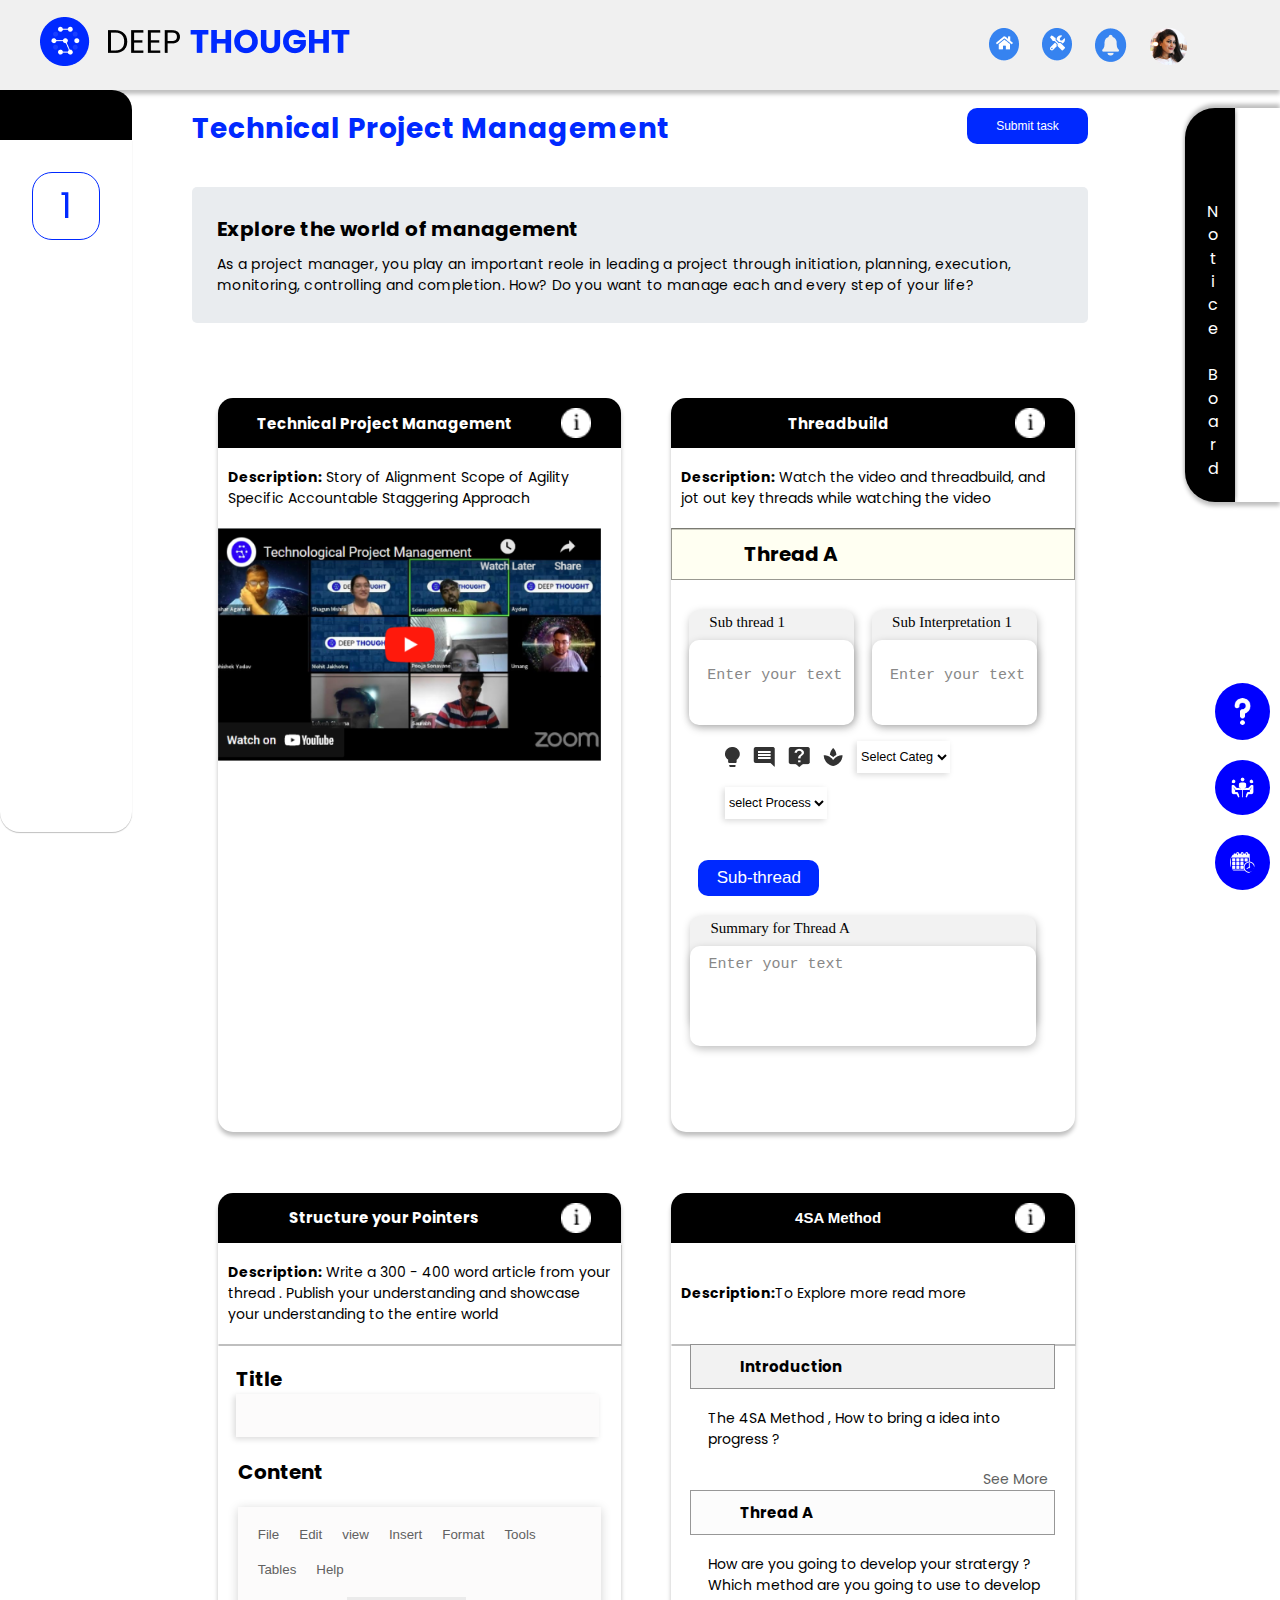
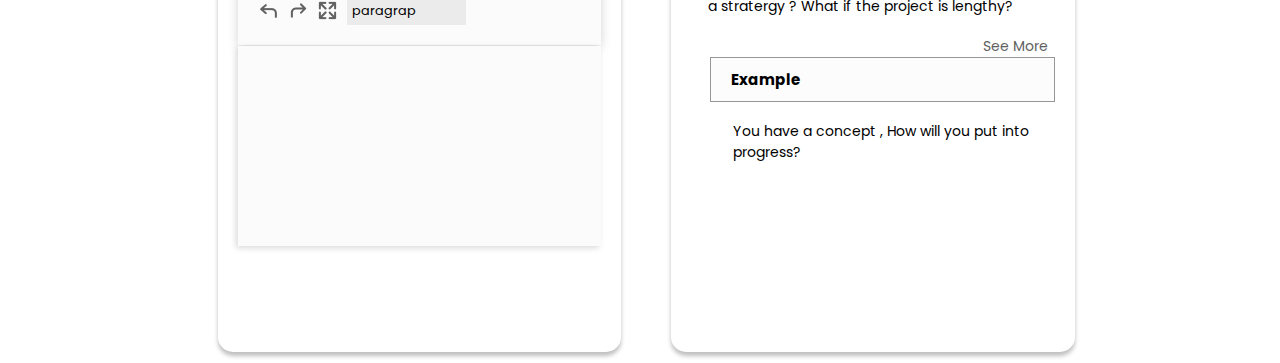
<file: Task1/index.html>
<!DOCTYPE html>
<html lang="en">
    <head>
        <meta charset="UTF-8">
        <meta name="viewport" content="width=device-width, initial-scale=1.0">
        <title>Deep Thought</title>
        <link rel="stylesheet" href="style.css">
        <link rel="stylesheet" href="https://cdnjs.cloudflare.com/ajax/libs/font-awesome/6.5.2/css/all.min.css" integrity="sha512-SnH5WK+bZxgPHs44uWIX+LLJAJ9/2PkPKZ5QiAj6Ta86w+fsb2TkcmfRyVX3pBnMFcV7oQPJkl9QevSCWr3W6A==" crossorigin="anonymous" referrerpolicy="no-referrer" />
        <link href='https://fonts.googleapis.com/css?family=Poppins' rel='stylesheet'>
    </head>
    <body>
        <Div class="navbar">
            <a href="#" class="brand-logo">
            <img src="assets/Brand.png" alt="Deep Thought">
            </a>
            <ul class="nav-links">
                <li><img src="assets/home.png" alt="home"></li>
                <li><img src="assets/setting.png" alt="setting"></li>
                <li><img src="assets/notification.png" alt="notification"></li>
                <li><img src="assets/avtar.png" alt="avtar"></li>
                <li><i class="fa-solid fa-ellipsis-vertical fa-color fa-xl "></i></li>
            </ul>
        </Div>
        <div class="container">
            <div class="leftbar" id="leftbar">
                <div class="left-large" id="one">
                    <div class="left_content">1</div>
                </div>
            </div>
            <!-- journey board -->
            <div class="journey-board" id="journey-board">
                <div class="heading-board" id="head-board">
                    <h1>Journey Board</h1>
                </div>
                <div class="body-dashboard-journey">
                    <ul>
                        <li class="first-element">
                            <strong>Explore the world of management </strong>
                        </li>
                        <li>Technical Project Management</li>
                        <li>Threadbuild</li>
                        <li>Structure your pointers</li>
                        <li>4SA Method</li>
                    </ul>
                </div>
            </div>
            <!-- journey board end -->
            <div class="rightbar">
                <div class="top-bar">
                    <h1>Technical Project Management</h1>
                    <button class="btn">Submit task</button>
                </div>
                <div class="head-content">
                    <h3>Explore the world of management</h3>
                    <p>As a project manager, you play an important reole in leading a project through initiation, planning, execution, monitoring, controlling and completion. How? Do you want to manage each and every step of your life?</p>
                </div>
            </div>
            <div class="notification" id="notification">
                <div class="right_part">
                    <div><i class="fa-solid fa-x"></i></div>
                    <div class="n">Notice Board</div>
                </div>
                <div class="right_part1"></div>
            </div>
        </div>
        <div class="main-section">
            <div class="card">
                <div class="card-header">
                    <h1>Technical Project Management</h1>
                    <img class="mr-20" src="assets/i-icon.png" alt="i-icon">
                </div>
                <div class="card-text">
                    <p><b>Description:</b> Story of Alignment Scope of Agility Specific Accountable Staggering Approach</p>
                    <img class="fluid-img" src="assets/youtube.png" alt="youtube">   
                </div>
            </div>
            <div class="card">
                <div class="card-header">
                    <h1>Threadbuild</h1>
                    <img class="mr-20" src="assets/i-icon.png" alt="i-icon">
                </div>
                <div class="card-text">
                    <p class="shadow appl-cs"><b>Description:</b> Watch the video and threadbuild, and jot out key threads while watching the video</p>
                    <div class="thread appl-cs" id="thread_id">
                        <i class="fa-solid fa-angle-up fa-xl ml-10" id="get-angle"></i>
                        <h1>Thread A</h1>
                    </div>
                    <div class="sub-thread" id="thread-toggle">
                        <div class="summary small-ed">
                            <div class="s-thread">
                                <h1>Sub thread 1</h1>
                                <textarea placeholder="Enter your text"></textarea>
                            </div>
                        </div>
                        <div class="summary small-ed">
                            <div class="s-thread">
                                <h1>Sub Interpretation 1</h1>
                                <textarea placeholder="Enter your text"></textarea>
                            </div>
                        </div>
                    </div>
                    <div class="select-line">
                        <img src="assets/Group 1588.png" alt="">
                        <!-- <img src="assets/Group 1732.png" alt=""> -->
                         <select name="categ" id="select-option">
                            <option>Select Categ</option>
                            <option value="1">1</option>
                            <option value="2">2</option>
                            <option value="3">3</option>
                         </select>
                         <select name="categ" id="select-option">
                            <option>select Process</option>
                            <option value="1">1</option>
                            <option value="2">2</option>
                            <option value="3">3</option>
                         </select>
                    </div>
                    <div class="thread-btn">
                        <button class="btn plus-btn"><i class="fa-lg fa-solid fa-plus"></i> Sub-thread</button>
                    </div>
                    <div class="summary mt-20">
                        <div class="s-thread">
                            <h1>Summary for Thread A</h1>
                            <textarea placeholder="Enter your text"></textarea>
                        </div>
                    </div>
                </div>
            </div>
            <div class="card">
                <div class="card-header">
                    <h1>Structure your Pointers</h1>
                    <img class="mr-20" src="assets/i-icon.png" alt="i-icon">
                </div>
                <div class="card-text">
                    <p class="appl-cs shadow"><b>Description:</b>  Write a 300 - 400 word article from your thread . Publish your understanding and showcase your understanding to the entire world </p>
                </div>
                <div class="title">
                    <h1>Title</h1>
                    <input type="text" class="form-control">
                </div>
                <div class="content-box">
                    <h1>Content</h1>
                    <div class="flex-box shadow">
                        <button>File</button>
                        <button>Edit</button>
                        <button>view</button>
                        <button>Insert</button>
                        <button>Format</button>
                        <button>Tools</button>
                        <button>Tables</button>
                        <button>Help</button>
                        <div class="editor-line">
                            <img src="assets/arrow-curve-left-right.png" alt="">
                            <img src="assets/arrow-curve-left-down.png" alt="">
                            <img src="assets/arrow-expand-02.png" alt="">
                            <p class="editor-p">paragrap</p>
                            <i class="fa-solid fa-ellipsis"></i>
                        </div>
                    </div>
                    <div contenteditable="true" class="editor-box">
                    </div>
                </div>
            </div>
            <div class="card">
                <!-- last card -->
                <div class="card-header Open-Sans">
                    <h1>4SA Method</h1>
                    <img class="mr-20" src="assets/i-icon.png" alt="i-icon">
                </div>
                <div class="card-text">
                    <p class="shadow py-40 appl-cs"><b>Description:</b>To Explore more read more</p>
                    <div class="expand-h bg-lightt" id="intro-click">
                        <i class="fa-solid fa-angle-up fa-xl" id="Introduction"></i>
                        <h1>Introduction</h1>
                    </div>
                    <div class="intro-text margin-left" id="intro-content">
                        <p>The 4SA Method , How to bring a idea into progress ?</p>
                        <a href="#" class="right_anchor">See More</a>
                    </div>
                    <div class="expand-h bg-dim-lightt mt-25" id="thread-4sa">
                        <i class="fa-solid fa-angle-up fa-xl" id="thread-4sa-angle"></i>
                        <h1>Thread A</h1>
                    </div>
                    <div class="single-contain" id="4sa">
                        <div class="intro-text margin-left">
                            <p>How are you going to develop your stratergy ? Which method are you going to use to develop a stratergy ? What if the project is lengthy?</p>
                            <a href="#" class="right_anchor">See More</a>
                        </div>
                        <div class="expand-h example margin-left-10 bg-dim-lightt mt-25">
                            <h1>Example</h1>
                        </div>
                        <div class="intro-text margin-left">
                            <p class="margin-left">You have a concept , How will you put into progress?</p>
                        </div>
                    </div>
                </div>
            </div>
        </div>
        <div class="image-right">
            <img src="assets/question-mark (2) 1.png" alt="">
            <img src="assets/meeting 1.png" alt="">
            <img src="assets/schedule (1) 1.png" alt="">
        </div>
        <script src="script.js"></script>
    </body>
</html>
</file>
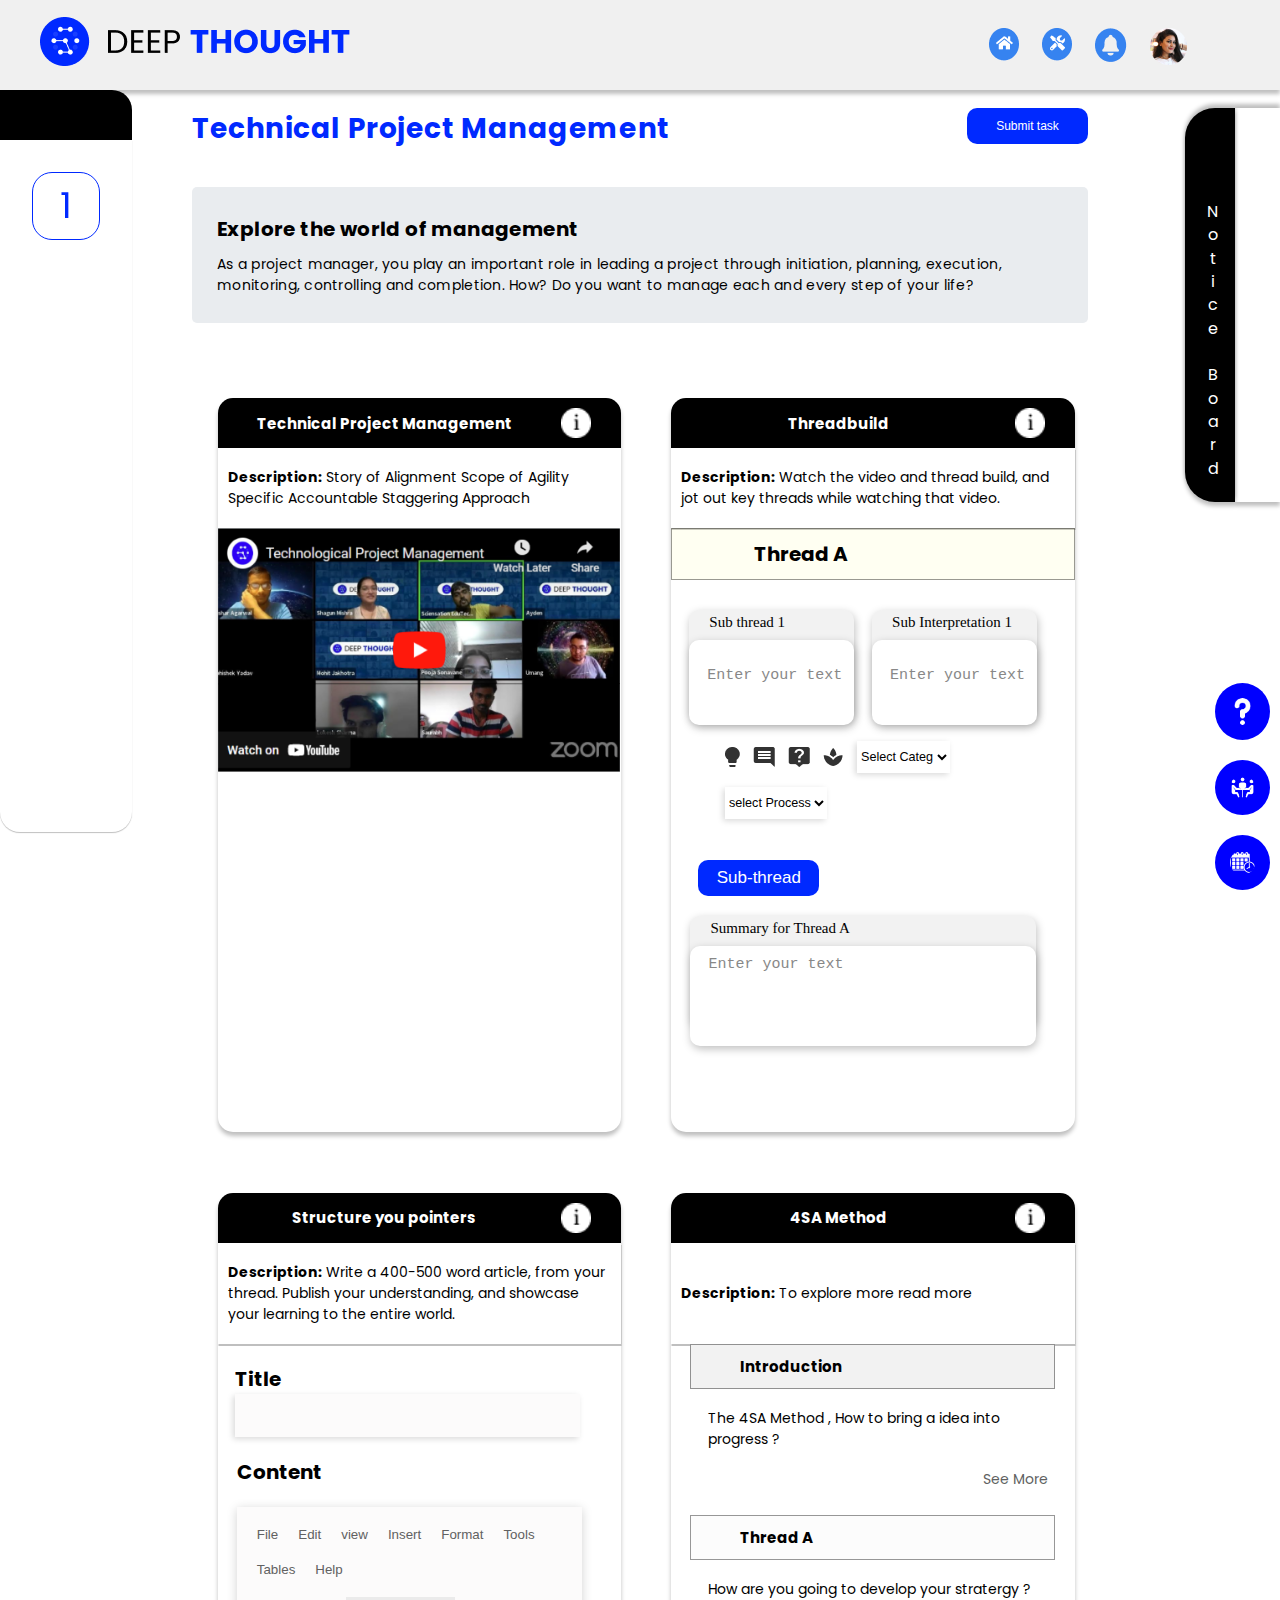
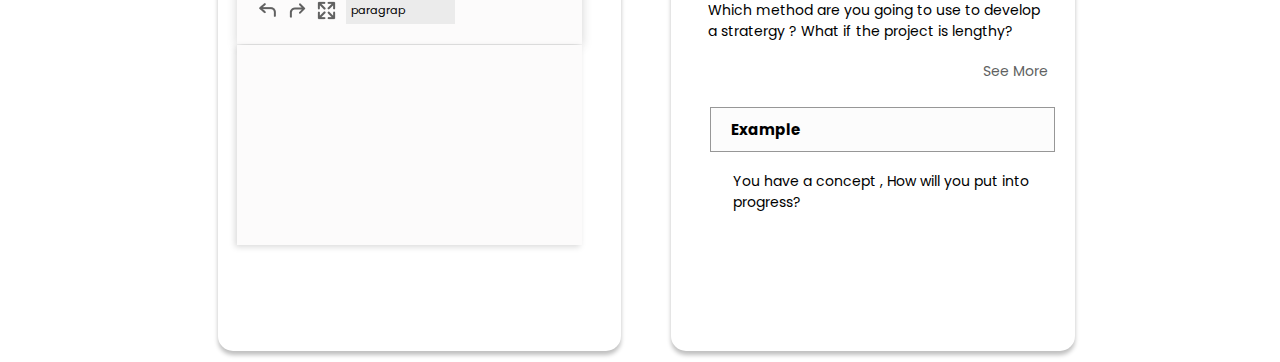
<file: task2/index.html>
<!DOCTYPE html>
<html lang="en">
    <head>
        <meta charset="UTF-8">
        <meta name="viewport" content="width=device-width, initial-scale=1.0">
        <title>Deep Thought</title>
        <link rel="stylesheet" href="style.css">
        <link rel="stylesheet" href="https://cdnjs.cloudflare.com/ajax/libs/font-awesome/6.5.2/css/all.min.css" integrity="sha512-SnH5WK+bZxgPHs44uWIX+LLJAJ9/2PkPKZ5QiAj6Ta86w+fsb2TkcmfRyVX3pBnMFcV7oQPJkl9QevSCWr3W6A==" crossorigin="anonymous" referrerpolicy="no-referrer" />
        <link href='https://fonts.googleapis.com/css?family=Poppins' rel='stylesheet'>
    </head>
    <body>
        <Div class="navbar">
            <a href="#" class="brand-logo">
            <img src="assets/Brand.png" alt="Deep Thought">
            </a>
            <ul class="nav-links">
                <li><img src="assets/home.png" alt="home"></li>
                <li><img src="assets/setting.png" alt="setting"></li>
                <li><img src="assets/notification.png" alt="notification"></li>
                <li><img src="assets/avtar.png" alt="avtar"></li>
                <li><i class="fa-solid fa-ellipsis-vertical fa-color fa-xl "></i></li>
            </ul>
        </Div>
        <div class="container">
            <div class="leftbar" id="leftbar">
                <div class="left-large" id="one">
                    <div class="left_content">1</div>
                </div>
            </div>
            <!-- journey board -->
            <div class="journey-board" id="journey-board">
                <div class="heading-board" id="head-board">
                    <h1>Journey Board</h1>
                </div>
                <div class="body-dashboard-journey">
                    <ul>
                        <li class="first-element">
                            <strong>Explore the world of management </strong>
                        </li>
                        <li>Technical Project Management</li>
                        <li>Threadbuild</li>
                        <li>Structure your pointers</li>
                        <li>4SA Method</li>
                    </ul>
                </div>
            </div>
            <!-- journey board end -->

            <div class="rightbar">
                <div class="top-bar">
                    <h1>Technical Project Management</h1>
                    <button class="btn">Submit task</button>
                </div>
                <div class="head-content" id="head-content">
                    <!-- dynamic content -->
                </div>
            </div>
            <div class="notification" id="notification">
                <div class="right_part">
                    <div><i class="fa-solid fa-x"></i></div>
                    <div class="n">Notice Board</div>
                </div>
                <div class="right_part1"></div>
            </div>
        </div>
        <div class="main-section" id="main-section">
                <!-- dynamic content here -->
         </div>
<script>
// task2
const task2 = {
"tasks": [
    {
        "task_id": 18882,
        "task_title": "Explore the world of management",
        "task_description": "As a project manager, you play an important role in leading a project through initiation, planning, execution, monitoring, controlling and completion. How? Do you want to manage each and every step of your life?",
        "status": "notworkyet",
        "assets": [
            {
                "asset_id": 18883,
                "asset_title": "Technical Project Management",
                "asset_description": "Story of Alignment\r\nScope of Agility\r\nSpecific Accountable \r\nStaggering Approach\r\n\r\n",
                "asset_content": "https://www.youtube.com/embed/TiMRwri1xJ8",
                "asset_type": "display_asset",
                "asset_content_type": "video"
            },
            {
                "asset_id": 18884,
                "asset_title": "Threadbuild",
                "asset_description": "Watch the video and thread build, and jot out key threads while watching that video.",
                "asset_content": " ",
                "asset_type": "input_asset",
                "asset_content_type": "threadbuilder"
            },
            {
                "asset_id": 18885,
                "asset_title": "Structure you pointers ",
                "asset_description": "Write a 400-500 word article, from your thread. Publish your understanding, and showcase your learning to the entire world.",
                "asset_content": " ",
                "asset_type": "input_asset",
                "asset_content_type": "article"
            },
            {
                "asset_id": 18886,
                "asset_title": "4SA Method",
                "asset_description": "To explore more read more",
                "asset_content": "https://dtthon.deepthought.education/sharer?id=01aa3cff-db8e-8d9d-afc0-1671715937878",
                "asset_type": "display_asset",
                "asset_content_type": "article"
            }
        ]
    }
]
};
</script>
<script>
    document.getElementById("head-content").innerHTML = `
    <h3>${task2.tasks[0].task_title}</h3>
    <p>${task2.tasks[0].task_description}</p>
    `;
    function reusable(task2) {
       for (let i = 0; i < task2.tasks[0].assets.length; i++) {
               document.getElementById("main-section").innerHTML += `
               <div class="card">
                   <div class="card-header">
                       <h1>${task2.tasks[0].assets[i].asset_title}</h1>
                       <img class="mr-20" src="assets/i-icon.png" alt="i-icon">
                    </div>
                    <div class="card-text">
                        ${checkcomponent(task2.tasks[0].assets[i])}
                    </div>
                </div>`;
       }
    }
    function checkcomponent(asset) {
        if (asset.asset_content_type === "video" && asset.asset_type === "display_asset") {
            return `
            <p><b>Description:</b> ${asset.asset_description}</p>
            <img class="fluid-img" src="assets/youtube.png" alt="youtube">   
            `;
        }
        else if(asset.asset_content_type==="threadbuilder" && asset.asset_type==="input_asset"){
            return `
                    <p class="shadow appl-cs"><b>Description:</b> ${asset.asset_description}</p>

                    <div class="thread appl-cs" id="thread_id">
                        <i class="fa-solid fa-angle-up fa-xl ml-10" id="get-angle"></i>
                        <h1>Thread A</h1>
                    </div>
                    <div class="sub-thread" id="thread-toggle">
                        <div class="summary small-ed">
                            <div class="s-thread">
                                <h1>Sub thread 1</h1>
                                <textarea placeholder="Enter your text"></textarea>
                            </div>
                        </div>
                        <div class="summary small-ed">
                            <div class="s-thread">
                                <h1>Sub Interpretation 1</h1>
                                <textarea placeholder="Enter your text"></textarea>
                            </div>
                        </div>
                    </div>
                    <div class="select-line">
                        <img src="assets/Group 1588.png" alt="">
                         <select name="categ" id="select-option">
                            <option>Select Categ</option>
                            <option value="1">1</option>
                            <option value="2">2</option>
                            <option value="3">3</option>
                         </select>
                         <select name="categ" id="select-option">
                            <option>select Process</option>
                            <option value="1">1</option>
                            <option value="2">2</option>
                            <option value="3">3</option>
                         </select>
                    </div>
                    <div class="thread-btn">
                        <button class="btn plus-btn"><i class="fa-lg fa-solid fa-plus"></i> Sub-thread</button>
                    </div>
                    <div class="summary mt-20">
                        <div class="s-thread">
                            <h1>Summary for Thread A</h1>
                            <textarea placeholder="Enter your text"></textarea>
                        </div>
                    </div>
            `;
        }
        else if(asset.asset_content_type==="article" && asset.asset_type==="input_asset"){
            return `
            <p class="appl-cs shadow"><b>Description:</b> ${asset.asset_description}</p>
            <div class="title">
                <h1>Title</h1>
                <input type="text" class="form-control">
            </div>
            <div class="content-box">
                <h1>Content</h1>
                <div class="flex-box shadow">
                    <button>File</button>
                    <button>Edit</button>
                    <button>view</button>
                    <button>Insert</button>
                    <button>Format</button>
                    <button>Tools</button>
                    <button>Tables</button>
                    <button>Help</button>
                    <div class="editor-line">
                        <img src="assets/arrow-curve-left-right.png" alt="">
                        <img src="assets/arrow-curve-left-down.png" alt="">
                        <img src="assets/arrow-expand-02.png" alt="">
                        <p class="editor-p">paragrap</p>
                        <i class="fa-solid fa-ellipsis"></i>
                    </div>
                </div>
                <div contenteditable="true" class="editor-box">
                </div>
            </div>
            `;
        }
        else if(asset.asset_content_type==="article" && asset.asset_type==="display_asset"){
            return `
            <p class="shadow py-40 appl-cs"><b>Description:</b> ${asset.asset_description}</p>
            <div class="expand-h bg-lightt" id="intro-click">
                <i class="fa-solid fa-angle-up fa-xl" id="Introduction"></i>
                <h1>Introduction</h1>
            </div>
            <div class="intro-text margin-left" id="intro-content">
               <p>The 4SA Method , How to bring a idea into progress ?</p>
                <a href="#" class="right_anchor">See More</a>
            </div>
            <div class="expand-h bg-dim-lightt mt-25" id="thread-4sa">
                <i class="fa-solid fa-angle-up fa-xl" id="thread-4sa-angle"></i>
                <h1>Thread A</h1>
            </div>
            <div class="single-contain" id="4sa">
                <div class="intro-text margin-left">
                    <p>How are you going to develop your stratergy ? Which method are you going to use to develop a stratergy ? What if the project is lengthy?</p>
                    <a href="#" class="right_anchor">See More</a>
                </div>
                <div class="expand-h example margin-left-10 bg-dim-lightt mt-25">
                    <h1>Example</h1>
                </div>
                <div class="intro-text
                margin-left">
                    <p class="margin-left">You have a concept , How will you put into progress?</p>
                </div>
            </div>
            `;
        }
    }
    reusable(task2);
</script>
        <div class="image-right">
            <img src="assets/question-mark (2) 1.png" alt="">
            <img src="assets/meeting 1.png" alt="">
            <img src="assets/schedule (1) 1.png" alt="">
        </div>
        <script async src="script.js"></script>
    </body>
</html>
</file>
<file: Task1/style.css>
* {
    margin: 0px;
    padding: 0px;
    box-sizing: border-box;
  }
  :root{
  --blue-color:#0029FF;
  --white-color:#FFFFFF;
  --black-color:#000000;
}

body {
    font-family: 'Poppins', sans-serif;
}

.navbar {
    display: flex;
    align-items: center;
    justify-content: space-between;
    padding: 20px;
    width: 100%;
    height: 90px;
    background-color: #f0f0f0;
    box-shadow: 0px 4px 4px 0px rgba(0, 0, 0, 0.25);
}

.brand-logo {
    margin-left: 20px;
}

.fa-color {
  color: rgba(54, 131, 240, 1);

}

.nav-links {
    display: flex;
    list-style: none;
    margin-top: 10px;
    gap: 23px;
  }

.nav-links li:last-child {
    margin-top: 10px;
    margin-right: 50px;
   
}

@media screen and (max-width: 768px){
    .nav-links {
        gap: 10px;
    }
    .nav-links li:last-child {
        margin-right: 0px;
    }
    .brand-logo img{
      height: 30px;
      margin-left: 0px !important;
  }
  
}

.container {
    display: flex;
    gap: 100px;
}

.leftbar {
    position: fixed;
    left: 0;
    width: 132px;
    height: 50px;
    background-color: black;
    border-radius: 0px 20px 0px 0px;
}

#leftbar.active {
  display: none;
}

@media screen and (max-width: 768px){
    .leftbar{
        display: none;
    }
    #notification {
        display: none;
    }
}

.left-large{
    position: absolute;
    position: relative;
    top: 50px;
    width: 132px;
    height: 692px;
    border-radius: 0px 0px 20px 20px;
    background: white;
    box-shadow: 0px 1px 1px 0px rgba(0, 0, 0, 0.25);
}
.left_content{
position: absolute;
width: 68px;
height: 68px;
border: 1px solid #0029FF;
border-radius: 20px;
color: #0029FF;
margin: 32px 0px 0px 32px;
text-align: center;
font-size: 36px;
font-weight: 600px;
font-family: 'Poppins';
line-height: 66px; ;
cursor: pointer;
}

.rightbar {
    margin-top: 18px;
   /*  width: 1066px; */
    width: 70%;
    margin-left: 15%;

}
.top-bar {
    display: flex;
    justify-content: space-between;
}
.top-bar h1{
    color: rgba(0, 41, 255, 1);
    font-family: Poppins, sans-serif;
    font-size: 28px;
    line-height: normal;
    letter-spacing: 0.56px;
}
.btn {
    background-color: rgba(0, 41, 255, 1);
    color: white;
    font-size: 12px;
    font-style: normal;
    font-weight: 500;
    width: 121px;
    height: 36px;
    border-radius: 10px;
    border: none;
}
.head-content{
    padding:27px 25px;
    margin-top: 37px;
    background-color: #E9ECEF;
    border-radius: 5px;
  }
  .head-content p{
    color: var(--black-color);
    font-family: Poppins, sans-serif;
    font-size: 14px;
    line-height: normal;
    letter-spacing: 0.28px;
    margin-top: 10px;
    font-style: normal;
    font-weight: 400;
  }
  .head-content h3{
    color: var(--black-color);
    font-family: Poppins,sans-serif;
    font-size: 20px;
    font-style: normal;
    font-weight: 700;
    line-height: normal;
    letter-spacing: 0.4px;
  }

  .notification{
    display: flex;
    position: absolute;
    margin-top: 18px;
    right: 0px;
  }
  .right_part {
    display: flex;
    flex-direction: column;
    justify-content: space-around;
    width: 50px; 
    height: 394px;
    border-radius: 30px 0px 0px 30px;
    background: var(--black-color);
    box-shadow: 0px 4px 4px 0px rgba(0, 0, 0, 0.25), 0px -4px 4px 0px rgba(0, 0, 0, 0.25);
    color: var(--white-color);
  }
  .right_part i{
    padding-left: 10px;
  }
  
  .right_part .n{
    color: var(--white-color);
    padding-left: 15px;
    font-family: "Poppins";
    font-size: 16px;
    font-style: normal;
    font-weight: 400;
    line-height: normal;
    letter-spacing: 0.32px;
    writing-mode: vertical-lr;
    text-orientation: upright;
  }
  
  .right_part1 {
    width: 45px;
    height: 394px;
    box-shadow: 0px 4px 4px 0px rgba(0, 0, 0, 0.25), 0px -4px 4px 0px rgba(0, 0, 0, 0.25);
  }

  .main-section {
    display: flex;
    gap: 50px;
    margin-top: 75px;
    margin-left: 17%;
    flex-wrap: wrap;
  } 
  .card {
    background-color: var(--white);
    box-shadow: 0px 4px 4px 0px #00000040;
    width: 38%;
    /* max-height: 670px; */
    margin-bottom: 1%;
    height: auto;
    padding-bottom: 10%;
    gap: 0px;
    border-radius: 15px;
    opacity: 0px;
    flex-wrap: wrap;
    flex-grow: initial;
  }

  @media screen and (max-width: 768px){
    .card {
        width: 100%;
        margin-left: 0px;
    }
    .main-section {
        margin: 8%;
    }
  }

  .card-header {
    display: flex;
    background-color: var(--black-color);
    color: var(--white-color);
    border-radius: 15px 15px 0px 0px;
    text-align: center;
    height: 50px;
    justify-content: space-between;
  }

    .card-header img{
        padding: 10px;
    }

  .card-header h1{
    font-size: 15px;
    position: relative;
    text-align: center;
    color: var(--white);
    align-self: center;
    flex: content;
  }

  .card-text {
    margin-right: 5%;
    font-size: 14px;
  }

  .cart-text h1{
    width: 100%;
    margin-right: 0px;
  } 
  .card-text p{
    padding:19px 10px;
  }

  .appl-cs {
    margin-right: -5.3%;
  }

  .active {
    display: none !important;
  }

  .fluid-img{
    width: 100%;
    height: 100%;
  }

  .shadow {
   box-shadow: 0.5px 2px 0px 0px #00000040;
  }

  .thread {
    display: flex;
    align-items: center;
    gap: 71.65px;
    background: rgba(254, 255, 192, 0.2);
    border: 0.008px solid rgba(0, 0, 0, 0.4)
  }

  .thread h1 {
    font-size: 20px;
    padding-top: 10px;
    padding-bottom: 10px;

  }
.sub-thread {
    display: flex;
    margin-top:30px;
    padding-left: 18px;
}

.small-ed {
  margin-left: 0px !important;
}
.small-ed .s-thread h1{
  font-size: 15px;
}
.small-ed .s-thread textarea{
  height:85px !important;
  padding-top: 27px;
}

.select-line {
    margin-top: 21px;
    margin-left: 14%;
    display: flex;
    align-items: center;
    gap: 14px;
    flex-wrap: wrap;
}

#select-option{
    box-shadow: -2px 2px 6px 0px rgba(0, 0, 0, 0.15);
    border: none;
    background: white;
    padding: 8px 0px 8px 0px;
    max-width: 40%;
    font-size: 90%;

}

.thread-btn {
    margin-top: 41px;
    margin-left: 27px;
}

.plus-btn{
    font-size: 17px;
}

.summary {
    background: rgba(0, 0, 0, 0.05);
    box-shadow: 1px 3px 8px 0px rgba(0, 0, 0, 0.25);
    margin-left: 5%;
    margin-right: 5%;
    border: 0.1px solid #333333;
    width: 90%;
    height: auto;
    border-radius: 10px;
    border: none;
    opacity: 0.5px;
    height: 110px;
}

.summary h1{
    color: #000000;
    margin-left: 20px;
    font-family: Open Sans;
    font-size: 15px;
    font-weight: 400;
    align-items: center;
    line-height: 25px;
    padding-bottom: 0px;

}

.mt-20 {
    margin-top: 20px;
}

.summary textarea{
    box-shadow: 1px 3px 8px 0px #00000040;
    position: relative;
    border: none;
    width: 100%;
    padding-top: 10px;
    border-radius: 10px;
    margin-top: 5px;
    background-color: white;
    resize: none;
    height: 100px;
}
.summary textarea::placeholder {
    font-size: 15px;
    color: #888; 
    opacity: 1; 
    padding-left: 18px;
}

.border-bottom {
    border-bottom: 1px solid #000000;
}
.title {
  width: 90%;
}

.title h1{
  font-size: 20px;
  color: #000000;
  margin-left: 5%;
  margin-top: 20px;
}
.form-control {
  width: 100%;
  box-shadow: -2px 2px 6px 0px rgba(0, 0, 0, 0.15);
  border:none;
  margin-left: 5%;
  height: 43px;
  background: rgba(252, 251, 251, 1);

}

.content-box h1 {
  font-size: 20px;
  color: #000000;
  margin-left: 5%;
  margin-top: 20px;
}

.flex-box {
  background: #FCFBFB;
  display: flex;
  gap: 20px;
  margin-left: 5%;
  margin-right: 5%;
  margin-top: 20px;
  padding: 20px;
  flex-wrap: wrap;
  box-shadow: 0px 2px 10px 0px rgba(0, 0, 0, 0.18);


}
.flex-box button {
  border: none;
  color: rgba(97, 97, 97, 1);
  background-color: #FCFBFB;
}

.editor-line {
  display: flex;
  flex-wrap: wrap;
  gap: 10px;
  line-height: normal;
  align-items: center;
}

.editor-p {
  background: rgba(235, 235, 235, 1);
  padding: 5px 50px 5px 5px;
  font-size: 80%;
}
.editor-box {
  margin-left: 5%;
  margin-right: 5%;
  width: 90%;
  height: 200px;
  background: rgba(252, 251, 251, 1);
  box-shadow: -2px 2px 6px 0px rgba(0, 0, 0, 0.15);
  margin-top: 1px;
}

.expand-h {
  display: flex;
  align-items: center;
  gap: 28.65px;
  border: 0.008px solid rgba(0, 0, 0, 0.4);
  margin-left: 5% ;
  padding-left: 20px;
}
.bg-lightt{
  background: rgba(242, 242, 242, 1);
}

.bg-dim-lightt{
  background: rgba(252, 252, 252, 1);
}
.expand-h h1 {
  font-size: 15px;
  padding-top: 10px;
  padding-bottom: 10px; 
}

a {
  text-decoration: none;
}
.right_anchor {
 margin-left: 80%;
 color: rgba(96, 97, 97, 1);
 margin-bottom: 10px;

}

.margin-left {
  margin-left: 7%;
}

.margin-left-10 {
  margin-left: 10%;
}

.my-25 {
  margin-top: 25px !important;
  margin-bottom: 25px !important;
}
.py-20 {
  padding-top: 20px !important;
  padding-bottom: 20px !important;
}
.py-40 {
  padding-top: 40px !important;
  padding-bottom: 40px !important;
}

.first-element {
  margin-top: 18px;
  margin-bottom: 18px;
}

.mr-20 {
  margin-right: 20px;
}

.journey-board {
  position: absolute;
  width: 22%;
  left:0px;
  top: 12.5%;
  z-index: 100;
  background-color: white;
  height: 90%;
  box-shadow: 0px 1px 1px 0px rgba(0, 0, 0, 0.25);
  border-radius: 0px 0px 20px 20px;
  transition: transform 0.5s ease-in-out;
  transform: translateX(-350px); 
}

.journey-board.active {
  transform: translateX(0);
  display: block !important;
}
.heading-board {
  background-color: #000000;
  color:white;
  font-size: 9px !important;
  font-weight: 600;
  padding:10px 0px 10px 10px; ;
  font-family: 'poppins';
}
.body-dashboard-journey {
  padding-left: 10%;
}

.Open-Sans {
  font-family: 'Open Sans', sans-serif;
}

.image-right {
  position: fixed;  
  display: flex;
  flex-direction: column;
  right: 10px;
  bottom: 10px;
  gap: 20px;
}
.image-right img {
  padding: 15px;
  width: 55px;
  border-radius: 50%;
  color: white;
  background-color: blue;
}
</file>
<file: task2/style.css>
* {
    margin: 0px;
    padding: 0px;
    box-sizing: border-box;
  }
  :root{
  --blue-color:#0029FF;
  --white-color:#FFFFFF;
  --black-color:#000000;
}

body {
    font-family: 'Poppins', sans-serif;
}

.navbar {
    display: flex;
    align-items: center;
    justify-content: space-between;
    padding: 20px;
    width: 100%;
    height: 90px;
    background-color: #f0f0f0;
    box-shadow: 0px 4px 4px 0px rgba(0, 0, 0, 0.25);
}

.brand-logo {
    margin-left: 20px;
}

.fa-color {
  color: rgba(54, 131, 240, 1);

}

.nav-links {
    display: flex;
    list-style: none;
    margin-top: 10px;
    gap: 23px;
  }

.nav-links li:last-child {
    margin-top: 10px;
    margin-right: 50px;
   
}

@media screen and (max-width: 768px){
    .nav-links {
        gap: 10px;
    }
    .nav-links li:last-child {
        margin-right: 0px;
    }
    .brand-logo img{
      height: 30px;
      margin-left: 0px !important;
  }
  
}

.container {
    display: flex;
    gap: 100px;
}

.leftbar {
    position: fixed;
    left: 0;
    width: 132px;
    height: 50px;
    background-color: black;
    border-radius: 0px 20px 0px 0px;
}

#leftbar.active {
  display: none;
}

@media screen and (max-width: 768px){
    .leftbar{
        display: none;
    }
    #notification {
        display: none;
    }
}

.left-large{
    position: absolute;
    position: relative;
    top: 50px;
    width: 132px;
    height: 692px;
    border-radius: 0px 0px 20px 20px;
    background: white;
    box-shadow: 0px 1px 1px 0px rgba(0, 0, 0, 0.25);
}
.left_content{
position: absolute;
width: 68px;
height: 68px;
border: 1px solid #0029FF;
border-radius: 20px;
color: #0029FF;
margin: 32px 0px 0px 32px;
text-align: center;
font-size: 36px;
font-weight: 600px;
font-family: 'Poppins';
line-height: 66px; ;
cursor: pointer;
}

.rightbar {
    margin-top: 18px;
   /*  width: 1066px; */
    width: 70%;
    margin-left: 15%;

}
.top-bar {
    display: flex;
    justify-content: space-between;
}
.top-bar h1{
    color: rgba(0, 41, 255, 1);
    font-family: Poppins, sans-serif;
    font-size: 28px;
    line-height: normal;
    letter-spacing: 0.56px;
}
.btn {
    background-color: rgba(0, 41, 255, 1);
    color: white;
    font-size: 12px;
    font-style: normal;
    font-weight: 500;
    width: 121px;
    height: 36px;
    border-radius: 10px;
    border: none;
}
.head-content{
    padding:27px 25px;
    margin-top: 37px;
    background-color: #E9ECEF;
    border-radius: 5px;
  }
  .head-content p{
    color: var(--black-color);
    font-family: Poppins, sans-serif;
    font-size: 14px;
    line-height: normal;
    letter-spacing: 0.28px;
    margin-top: 10px;
    font-style: normal;
    font-weight: 400;
  }
  .head-content h3{
    color: var(--black-color);
    font-family: Poppins,sans-serif;
    font-size: 20px;
    font-style: normal;
    font-weight: 700;
    line-height: normal;
    letter-spacing: 0.4px;
  }

  .notification{
    display: flex;
    position: absolute;
    margin-top: 18px;
    right: 0px;
  }
  .right_part {
    display: flex;
    flex-direction: column;
    justify-content: space-around;
    width: 50px; 
    height: 394px;
    border-radius: 30px 0px 0px 30px;
    background: var(--black-color);
    box-shadow: 0px 4px 4px 0px rgba(0, 0, 0, 0.25), 0px -4px 4px 0px rgba(0, 0, 0, 0.25);
    color: var(--white-color);
  }
  .right_part i{
    padding-left: 10px;
  }
  
  .right_part .n{
    color: var(--white-color);
    padding-left: 15px;
    font-family: "Poppins";
    font-size: 16px;
    font-style: normal;
    font-weight: 400;
    line-height: normal;
    letter-spacing: 0.32px;
    writing-mode: vertical-lr;
    text-orientation: upright;
  }
  
  .right_part1 {
    width: 45px;
    height: 394px;
    box-shadow: 0px 4px 4px 0px rgba(0, 0, 0, 0.25), 0px -4px 4px 0px rgba(0, 0, 0, 0.25);
  }

  .main-section {
    display: flex;
    gap: 50px;
    margin-top: 75px;
    margin-left: 17%;
    flex-wrap: wrap;
  } 
  .card {
    background-color: var(--white);
    box-shadow: 0px 4px 4px 0px #00000040;
    width: 38%;
    /* max-height: 670px; */
    margin-bottom: 1%;
    height: auto;
    padding-bottom: 10%;
    gap: 0px;
    border-radius: 15px;
    opacity: 0px;
    flex-wrap: wrap;
    flex-grow: initial;
  }

  @media screen and (max-width: 768px){
    .card {
        width: 100%;
        margin-left: 0px;
    }
    .main-section {
        margin: 8%;
    }
  }

  .card-header {
    display: flex;
    background-color: var(--black-color);
    color: var(--white-color);
    border-radius: 15px 15px 0px 0px;
    text-align: center;
    height: 50px;
    justify-content: space-between;
  }

    .card-header img{
        padding: 10px;
    }

  .card-header h1{
    font-size: 15px;
    position: relative;
    text-align: center;
    color: var(--white);
    align-self: center;
    flex: content;
  }

  .card-text {
    margin-right: 5%;
    font-size: 14px;
  }

  .cart-text h1{
    width: 100%;
    margin-right: 0px;
  } 
  .card-text p{
    padding:19px 10px;
  }

  .appl-cs {
    margin-right: -5.3%;
  }

  .active {
    display: none !important;
  }

  .fluid-img{
    width: 105%;
    height: 100%;
  }

  .shadow {
   box-shadow: 0.5px 2px 0px 0px #00000040;
  }

  .thread {
    display: flex;
    align-items: center;
    gap: 71.65px;
    background: rgba(254, 255, 192, 0.2);
    border: 0.008px solid rgba(0, 0, 0, 0.4)
  }

  .thread h1 {
    font-size: 20px;
    padding-top: 10px;
    padding-bottom: 10px;

  }
.sub-thread {
    display: flex;
    margin-top:30px;
    padding-left: 18px;
}

.small-ed {
  margin-left: 0px !important;
}
.small-ed .s-thread h1{
  font-size: 15px;
}
.small-ed .s-thread textarea{
  height:85px !important;
  padding-top: 27px;
}

.select-line {
    margin-top: 21px;
    margin-left: 14%;
    display: flex;
    align-items: center;
    gap: 14px;
    flex-wrap: wrap;
}

#select-option{
    box-shadow: -2px 2px 6px 0px rgba(0, 0, 0, 0.15);
    border: none;
    background: white;
    padding: 8px 0px 8px 0px;
    max-width: 40%;
    font-size: 90%;

}

.thread-btn {
    margin-top: 41px;
    margin-left: 27px;
}

.plus-btn{
    font-size: 17px;
}

.summary {
    background: rgba(0, 0, 0, 0.05);
    box-shadow: 1px 3px 8px 0px rgba(0, 0, 0, 0.25);
    margin-left: 5%;
    margin-right: 5%;
    border: 0.1px solid #333333;
    width: 90%;
    height: auto;
    border-radius: 10px;
    border: none;
    opacity: 0.5px;
    height: 110px;
}

.summary h1{
    color: #000000;
    margin-left: 20px;
    font-family: Open Sans;
    font-size: 15px;
    font-weight: 400;
    align-items: center;
    line-height: 25px;
    padding-bottom: 0px;

}

.mt-20 {
    margin-top: 20px;
}

.summary textarea{
    box-shadow: 1px 3px 8px 0px #00000040;
    position: relative;
    border: none;
    width: 100%;
    padding-top: 10px;
    border-radius: 10px;
    margin-top: 5px;
    background-color: white;
    resize: none;
    height: 100px;
}
.summary textarea::placeholder {
    font-size: 15px;
    color: #888; 
    opacity: 1; 
    padding-left: 18px;
}

.border-bottom {
    border-bottom: 1px solid #000000;
}
.title {
  width: 90%;
}

.title h1{
  font-size: 20px;
  color: #000000;
  margin-left: 5%;
  margin-top: 20px;
}
.form-control {
  width: 100%;
  box-shadow: -2px 2px 6px 0px rgba(0, 0, 0, 0.15);
  border:none;
  margin-left: 5%;
  height: 43px;
  background: rgba(252, 251, 251, 1);

}

.content-box h1 {
  font-size: 20px;
  color: #000000;
  margin-left: 5%;
  margin-top: 20px;
}

.flex-box {
  background: #FCFBFB;
  display: flex;
  gap: 20px;
  margin-left: 5%;
  margin-right: 5%;
  margin-top: 20px;
  padding: 20px;
  flex-wrap: wrap;
  box-shadow: 0px 2px 10px 0px rgba(0, 0, 0, 0.18);


}
.flex-box button {
  border: none;
  color: rgba(97, 97, 97, 1);
  background-color: #FCFBFB;
}

.editor-line {
  display: flex;
  flex-wrap: wrap;
  gap: 10px;
  line-height: normal;
  align-items: center;
}

.editor-p {
  background: rgba(235, 235, 235, 1);
  padding: 5px 50px 5px 5px !important;
  font-size: 80%;
}
.editor-box {
  margin-left: 5%;
  margin-right: 5%;
  width: 90%;
  height: 200px;
  background: rgba(252, 251, 251, 1);
  box-shadow: -2px 2px 6px 0px rgba(0, 0, 0, 0.15);
  margin-top: 1px;
}

.expand-h {
  display: flex;
  align-items: center;
  gap: 28.65px;
  border: 0.008px solid rgba(0, 0, 0, 0.4);
  margin-left: 5% ;
  padding-left: 20px;
}
.bg-lightt{
  background: rgba(242, 242, 242, 1);
}

.bg-dim-lightt{
  background: rgba(252, 252, 252, 1);
}
.expand-h h1 {
  font-size: 15px;
  padding-top: 10px;
  padding-bottom: 10px; 
}

a {
  text-decoration: none;
}
.right_anchor {
 margin-left: 80%;
 color: rgba(96, 97, 97, 1);
 margin-bottom: 10px;

}

.margin-left {
  margin-left: 7%;
}

.margin-left-10 {
  margin-left: 10%;
}

.my-25 {
  margin-top: 25px !important;
  margin-bottom: 25px !important;
}
.py-20 {
  padding-top: 20px !important;
  padding-bottom: 20px !important;
}
.py-40 {
  padding-top: 40px !important;
  padding-bottom: 40px !important;
}

.first-element {
  margin-top: 18px;
  margin-bottom: 18px;
}

.mr-20 {
  margin-right: 20px;
}

.journey-board {
  position: absolute;
  width: 22%;
  left:0px;
  top: 12.5%;
  z-index: 100;
  background-color: white;
  height: 90%;
  box-shadow: 0px 1px 1px 0px rgba(0, 0, 0, 0.25);
  border-radius: 0px 0px 20px 20px;
  transition: transform 0.5s ease-in-out;
  transform: translateX(-350px); 
}

.journey-board.active {
  transform: translateX(0);
  display: block !important;
}
.heading-board {
  background-color: #000000;
  color:white;
  font-size: 9px !important;
  font-weight: 600;
  padding:10px 0px 10px 10px; ;
  font-family: 'poppins';
}
.body-dashboard-journey {
  padding-left: 10%;
}

.Open-Sans {
  font-family: 'Open Sans', sans-serif;
}

.image-right {
  position: fixed;  
  display: flex;
  flex-direction: column;
  right: 10px;
  bottom: 10px;
  gap: 20px;
}
.image-right img {
  padding: 15px;
  width: 55px;
  border-radius: 50%;
  color: white;
  background-color: blue;
}

.mt-25 {
  margin-top: 25px;
}
.ml-10 {
  margin-left: 10px;
}
</file>
